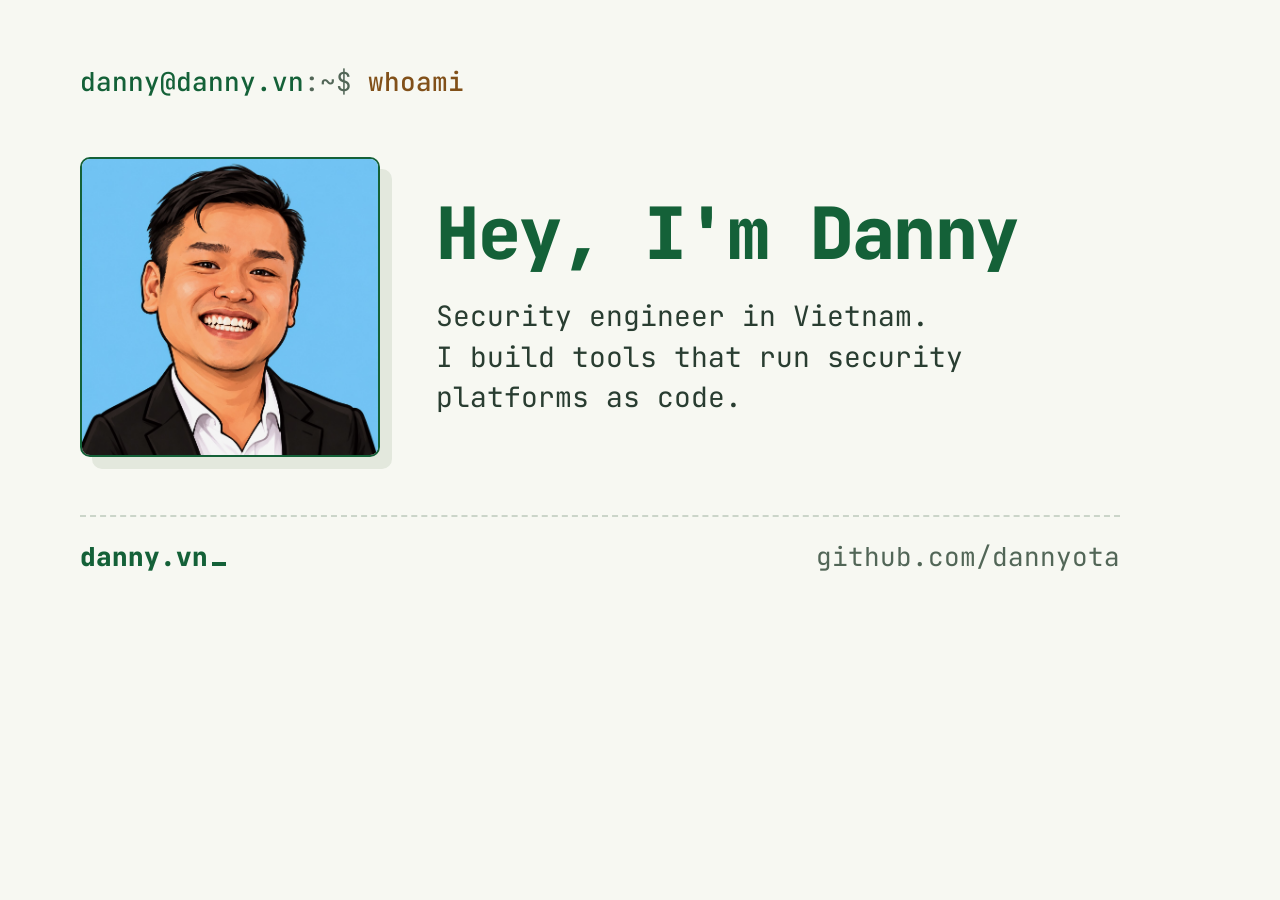
<file: tools/og.html>
<!doctype html>
<!--
  Source for static/og.png (1200x630). Render from the repo root:
  "/Applications/Google Chrome.app/Contents/MacOS/Google Chrome" --headless=new --hide-scrollbars \
    --window-size=1200,630 --virtual-time-budget=5000 --screenshot=static/og.png tools/og.html
-->
<html lang="en">
<head>
<meta charset="utf-8">
<link rel="preconnect" href="https://fonts.googleapis.com">
<link href="https://fonts.googleapis.com/css2?family=JetBrains+Mono:wght@400;500;800&display=block" rel="stylesheet">
<style>
  :root {
    --bg: #f7f8f2; --fg: #293d31; --green: #146138; --dim: #526657;
    --amber: #815019; --line: #cbd5c9; --soft: #e3e8dd;
  }
  * { box-sizing: border-box; margin: 0; }
  html, body { width: 1200px; height: 630px; overflow: hidden; }
  body {
    background: var(--bg); color: var(--fg);
    font-family: "JetBrains Mono", monospace;
    padding: 64px 80px 56px;
    display: grid; grid-template-rows: auto 1fr auto; gap: 36px;
  }
  .prompt { font-size: 26px; font-weight: 500; color: var(--green); }
  .prompt .dim { color: var(--dim); font-weight: 400; }
  .prompt .cmd { color: var(--amber); }
  .hero { display: grid; grid-template-columns: 300px 1fr; gap: 56px; align-items: center; }
  .frame {
    width: 300px; height: 300px; border: 2px solid var(--green); border-radius: 10px;
    overflow: hidden; box-shadow: 12px 12px 0 var(--soft);
  }
  .frame img { width: 100%; height: 100%; object-fit: cover; display: block; }
  h1 { font-size: 72px; line-height: 1.05; font-weight: 800; color: var(--green); letter-spacing: -0.02em; }
  .tag { margin-top: 24px; max-width: 32ch; font-size: 28px; line-height: 1.45; }
  .foot {
    display: flex; justify-content: space-between; align-items: baseline;
    border-top: 2px dashed var(--line); padding-top: 22px;
    font-size: 26px; color: var(--dim);
  }
  .foot .url { color: var(--green); font-weight: 800; }
  .cursor { display: inline-block; width: 0.55em; height: 0.16em; background: var(--green); margin-left: 4px; vertical-align: baseline; }
</style>
</head>
<body>
  <p class="prompt">danny@danny.vn<span class="dim">:~$</span> <span class="cmd">whoami</span></p>
  <section class="hero">
    <div class="frame"><img src="../assets/images/danny.jpg" alt=""></div>
    <div>
      <h1>Hey, I'm Danny</h1>
      <p class="tag">Security engineer in Vietnam.<br>I build tools that run security platforms as code.</p>
    </div>
  </section>
  <p class="foot"><span class="url">danny.vn<span class="cursor"></span></span><span>github.com/dannyota</span></p>
</body>
</html>
</file>
